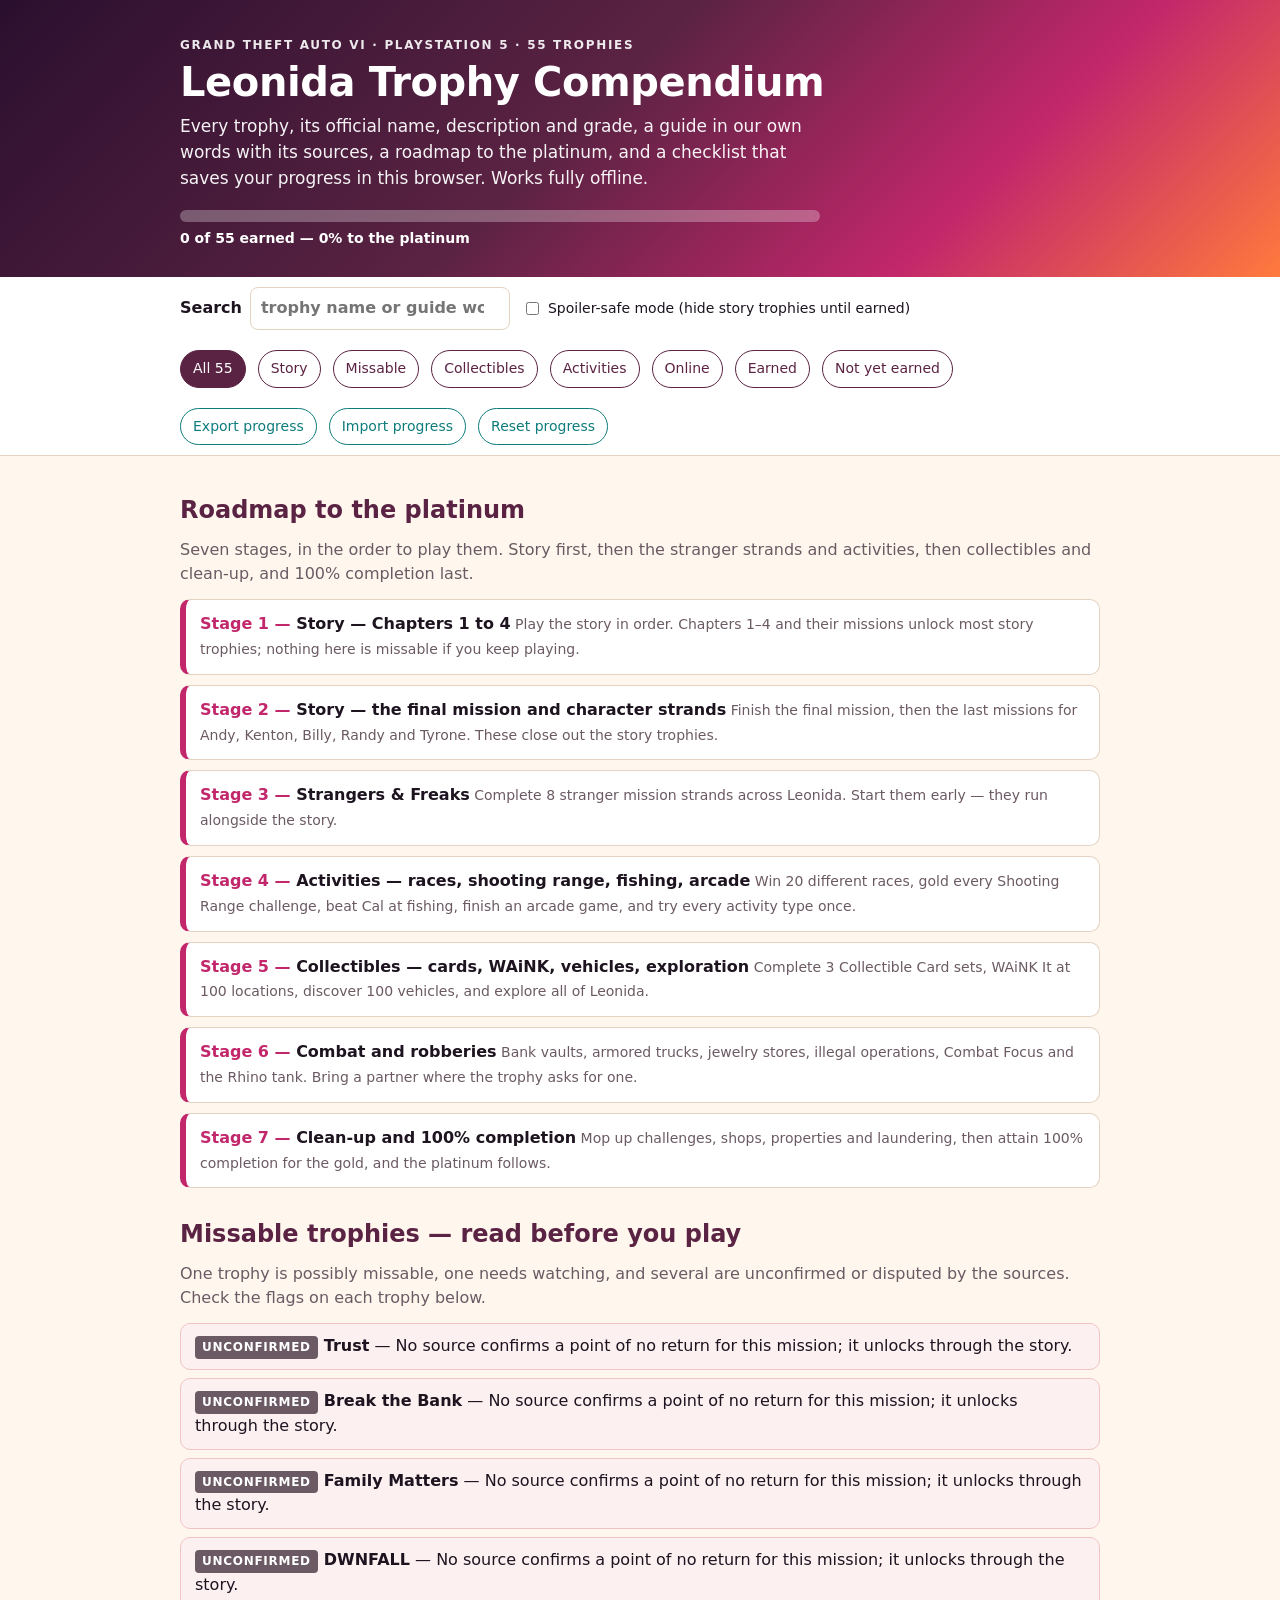
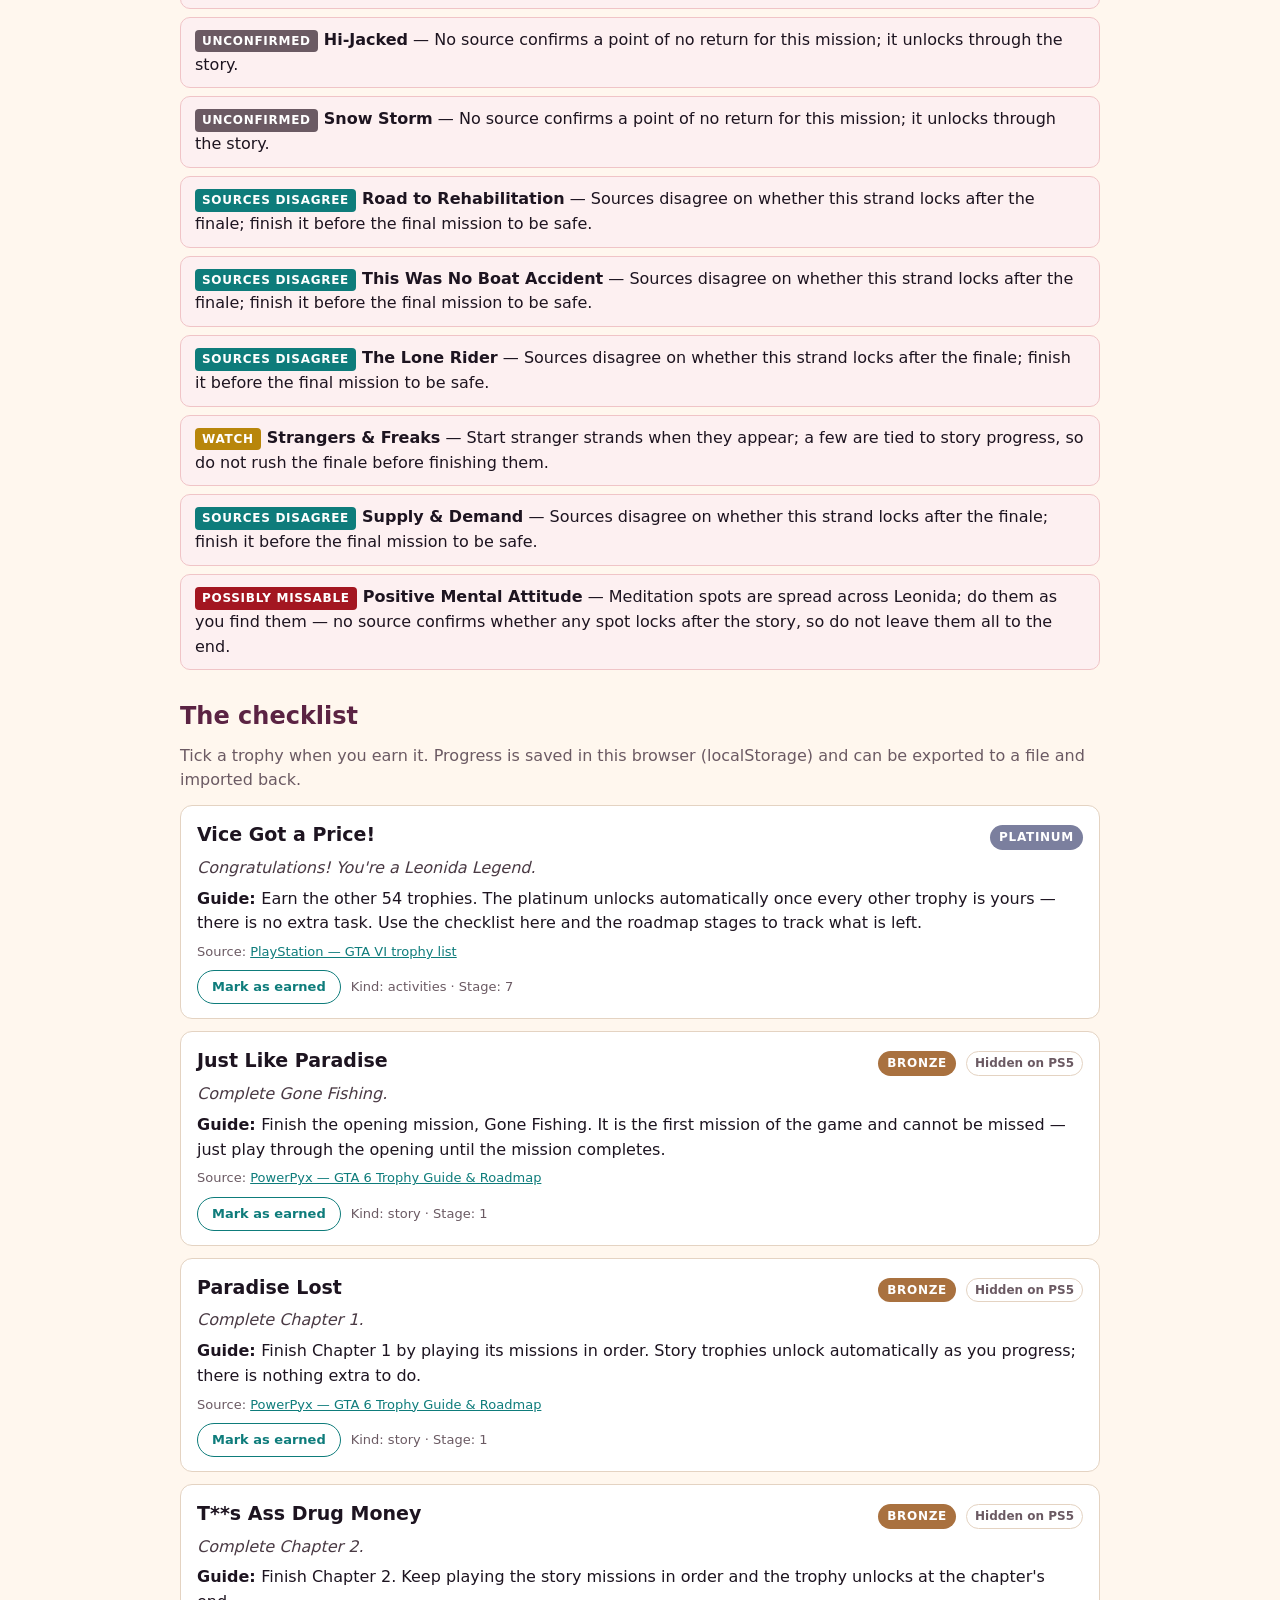
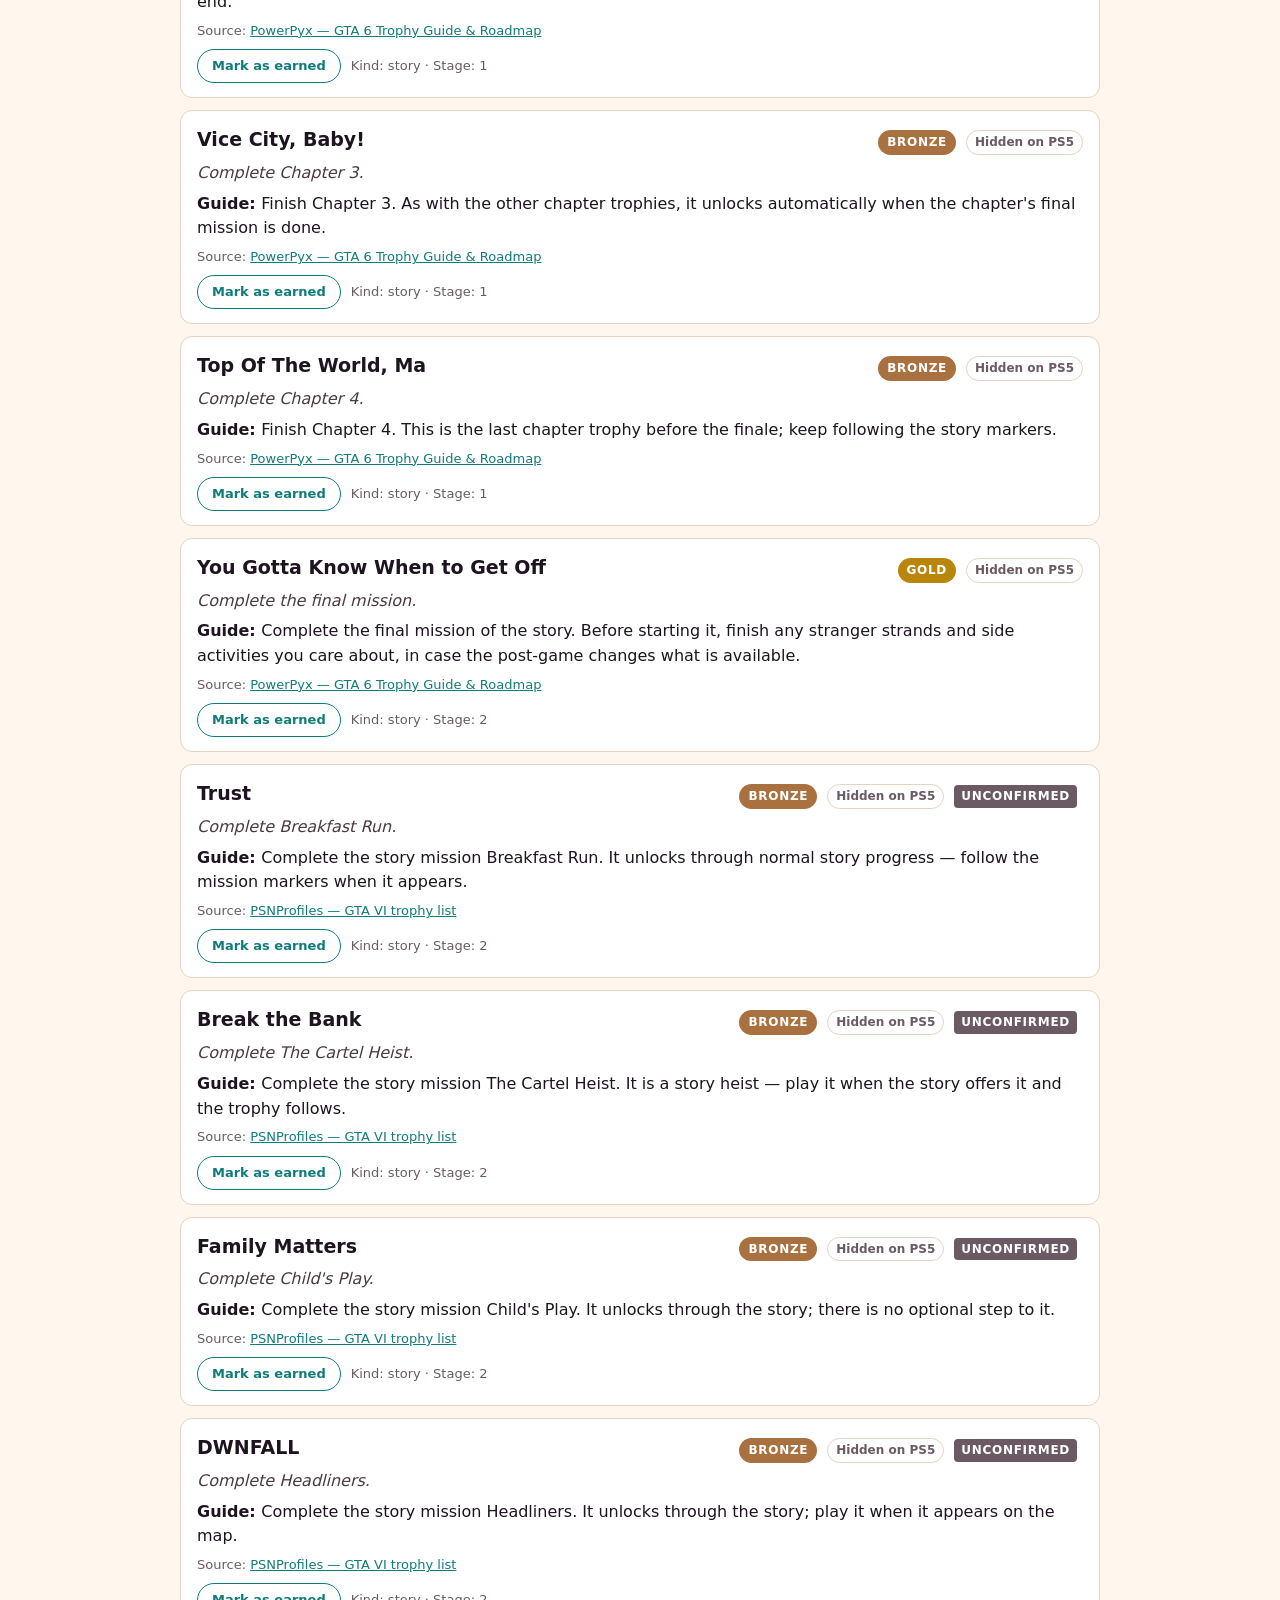
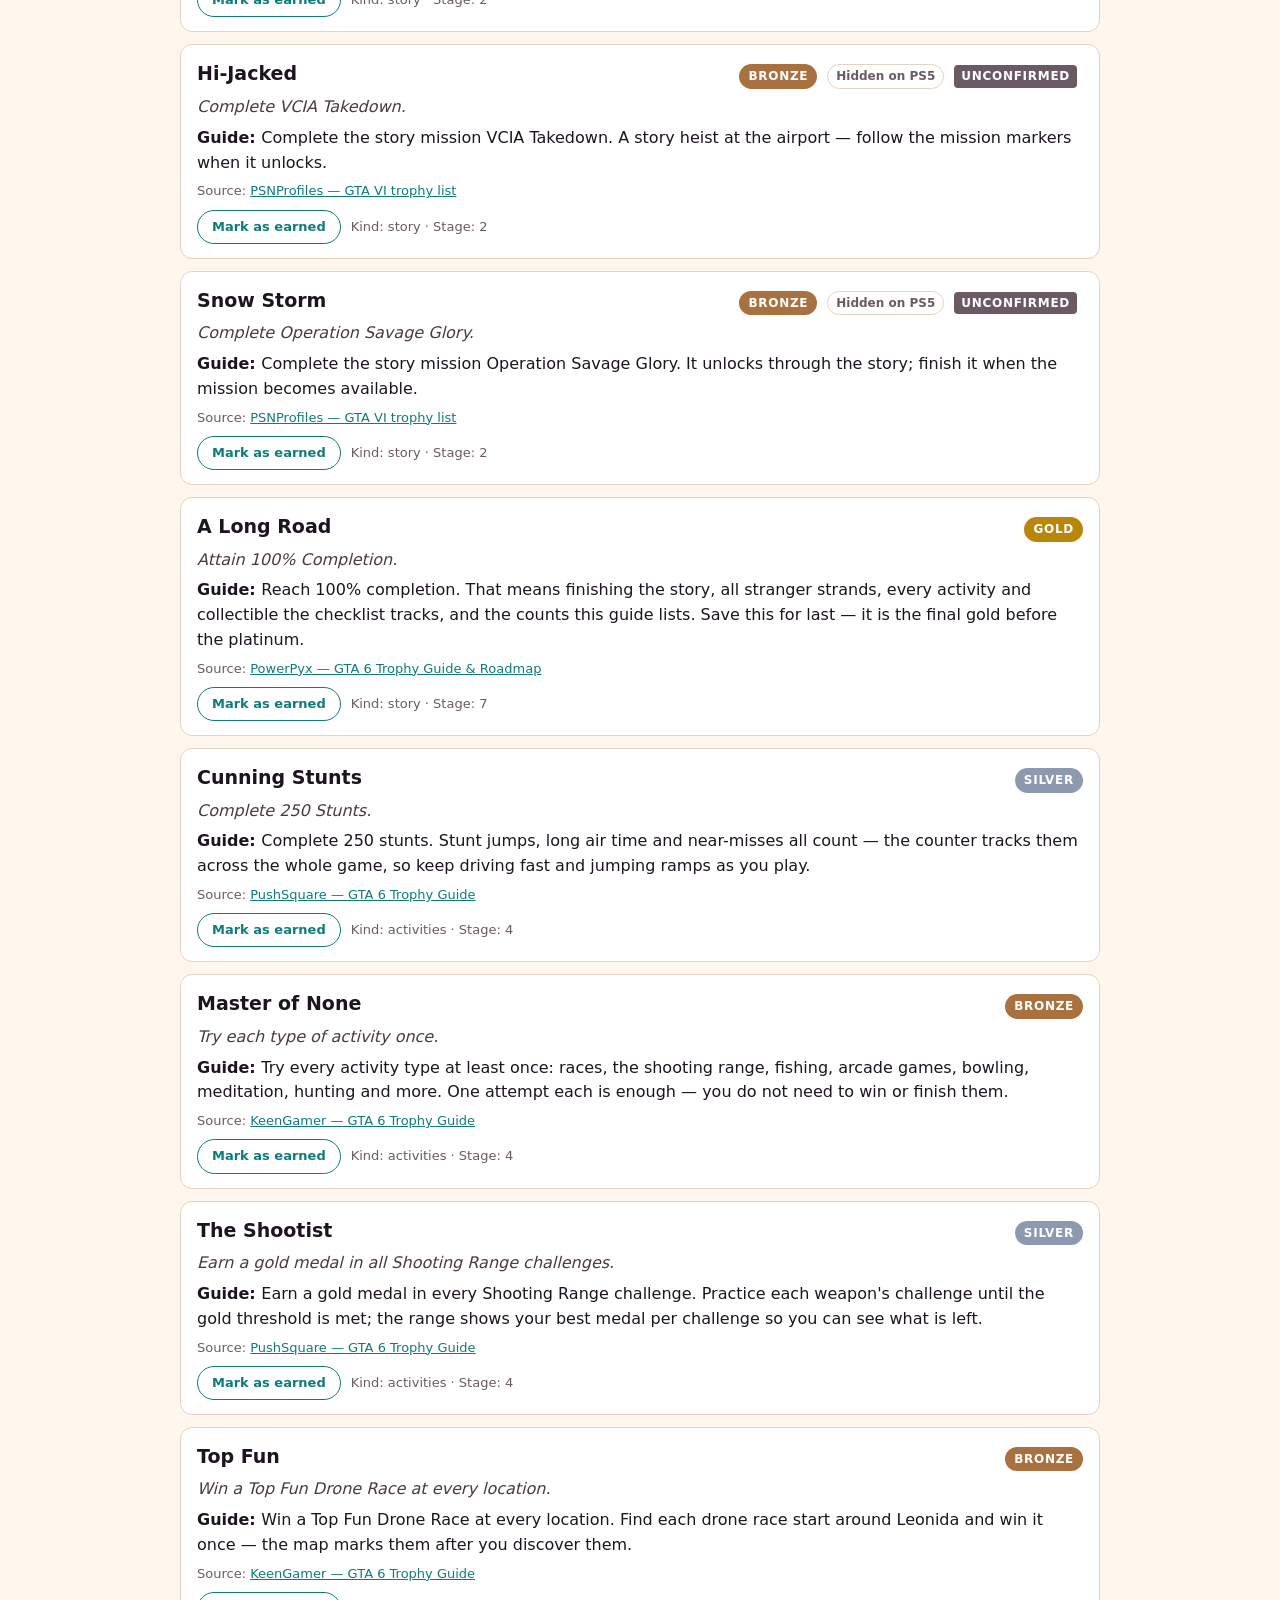
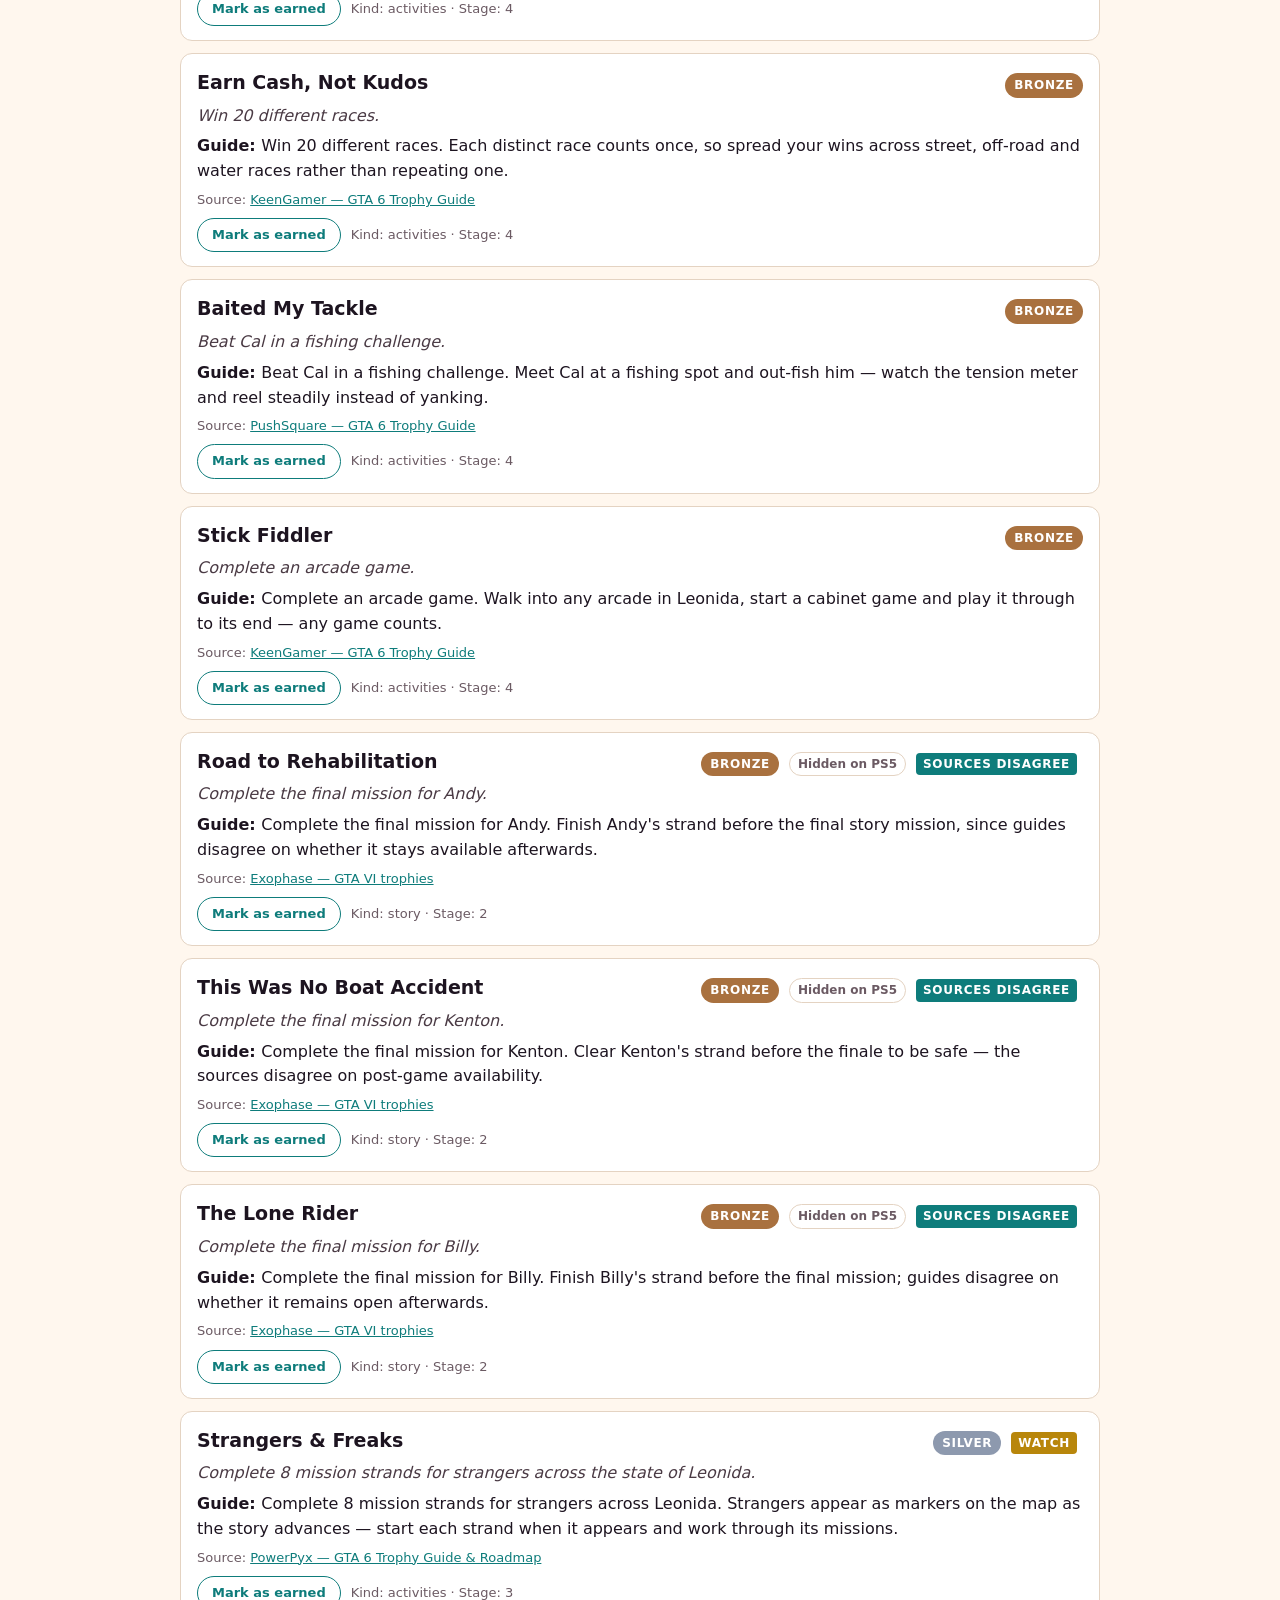
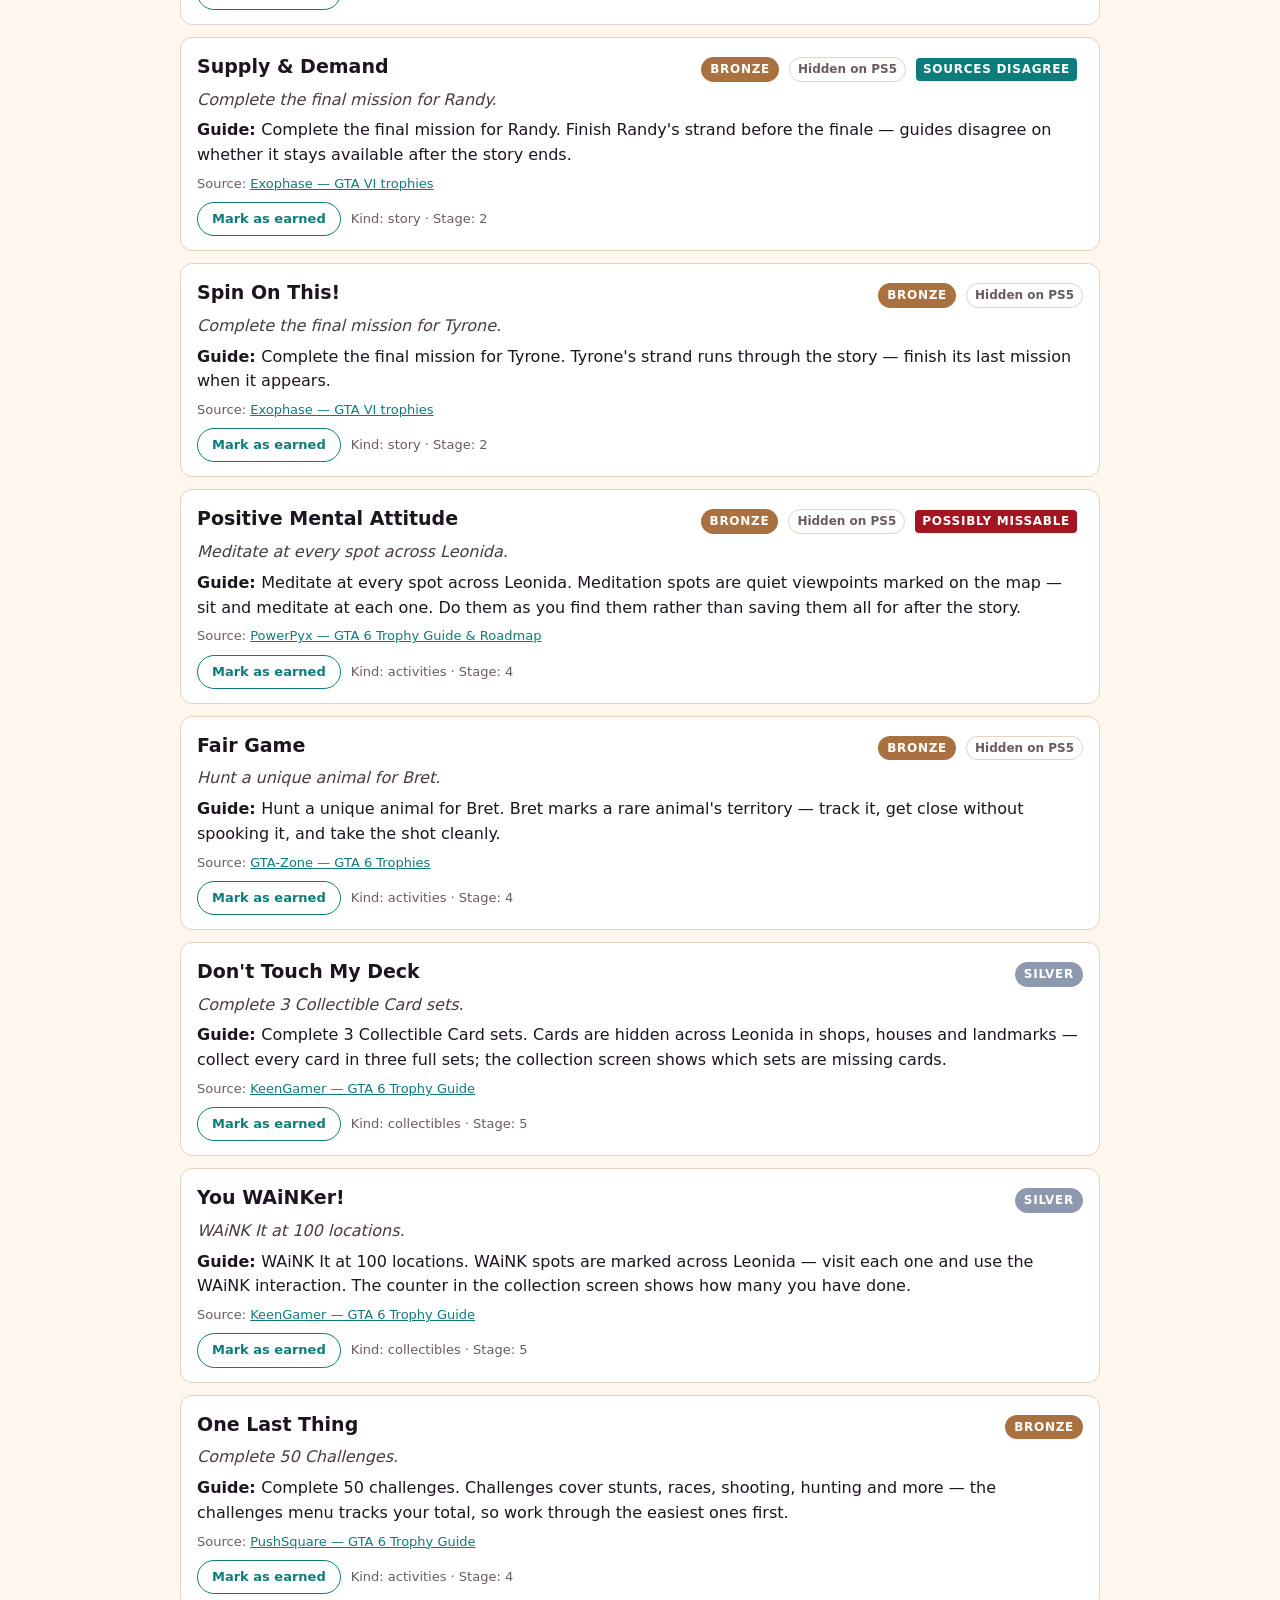
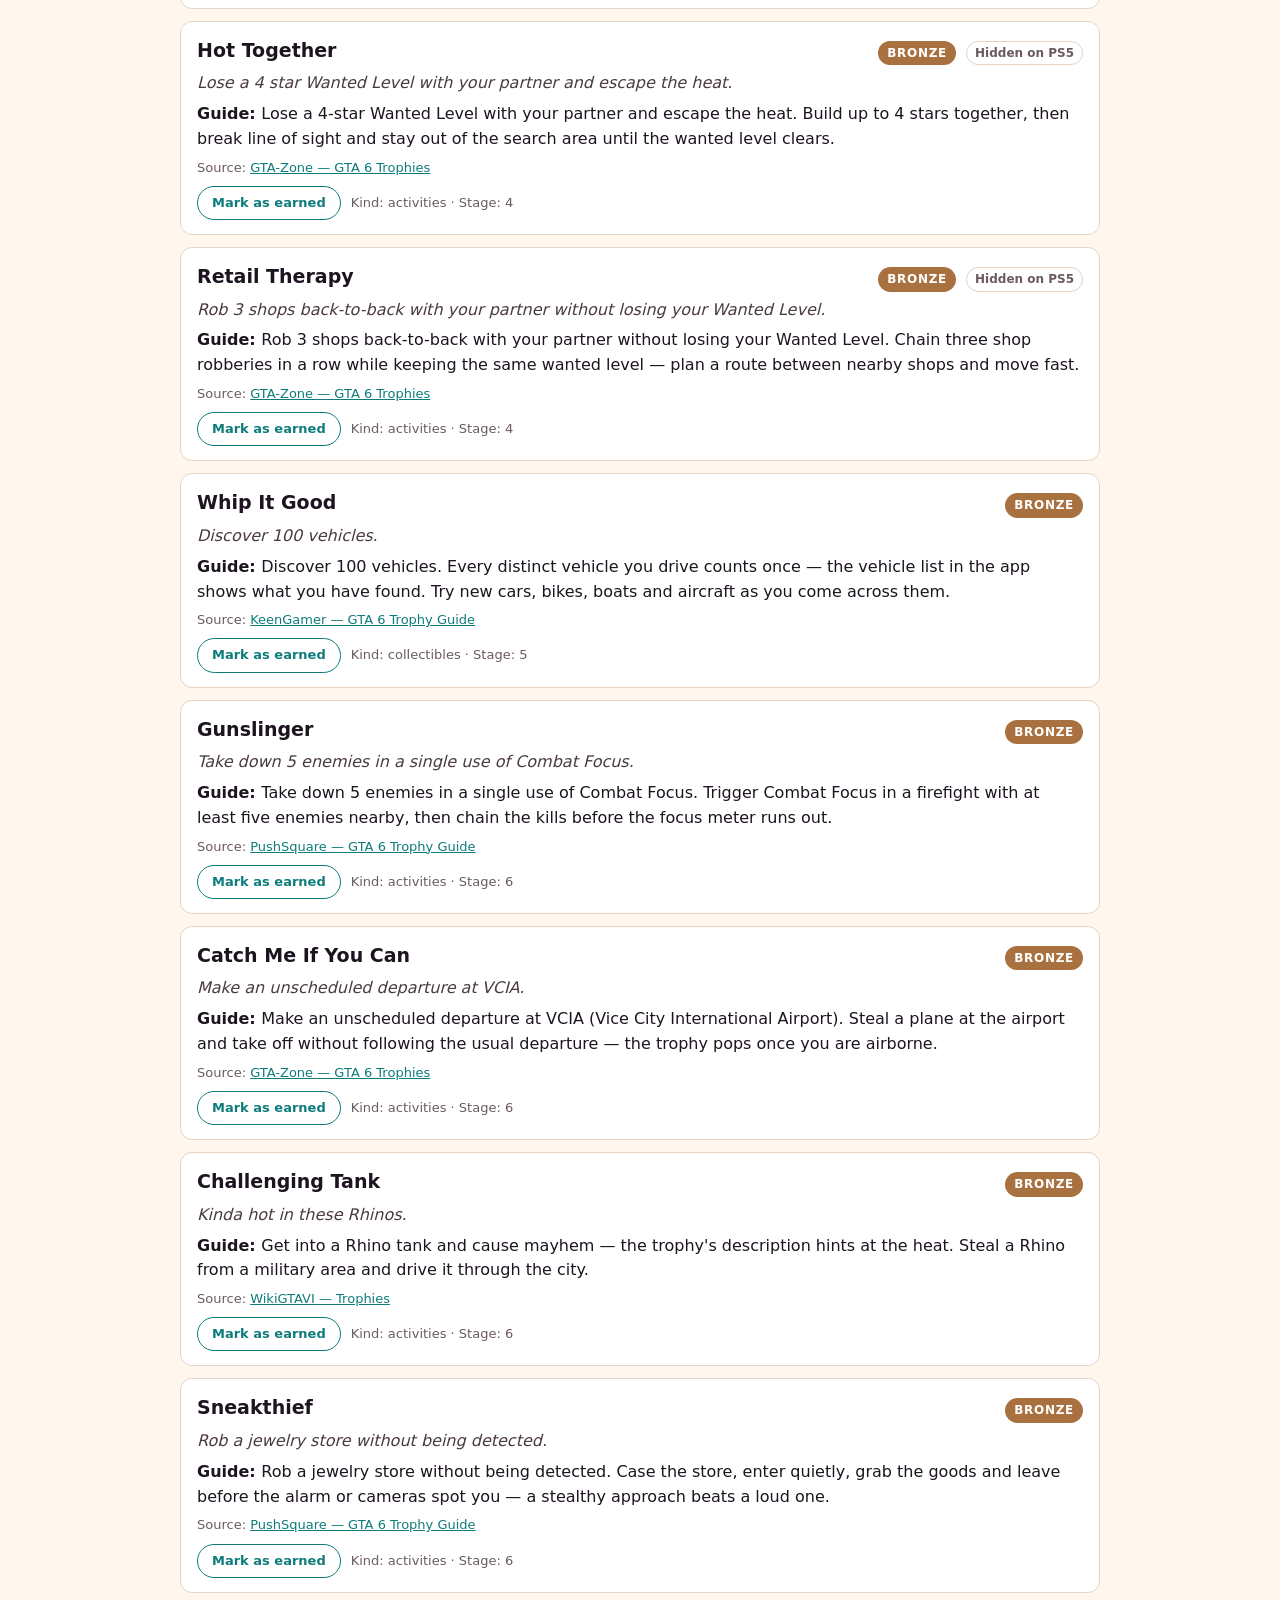
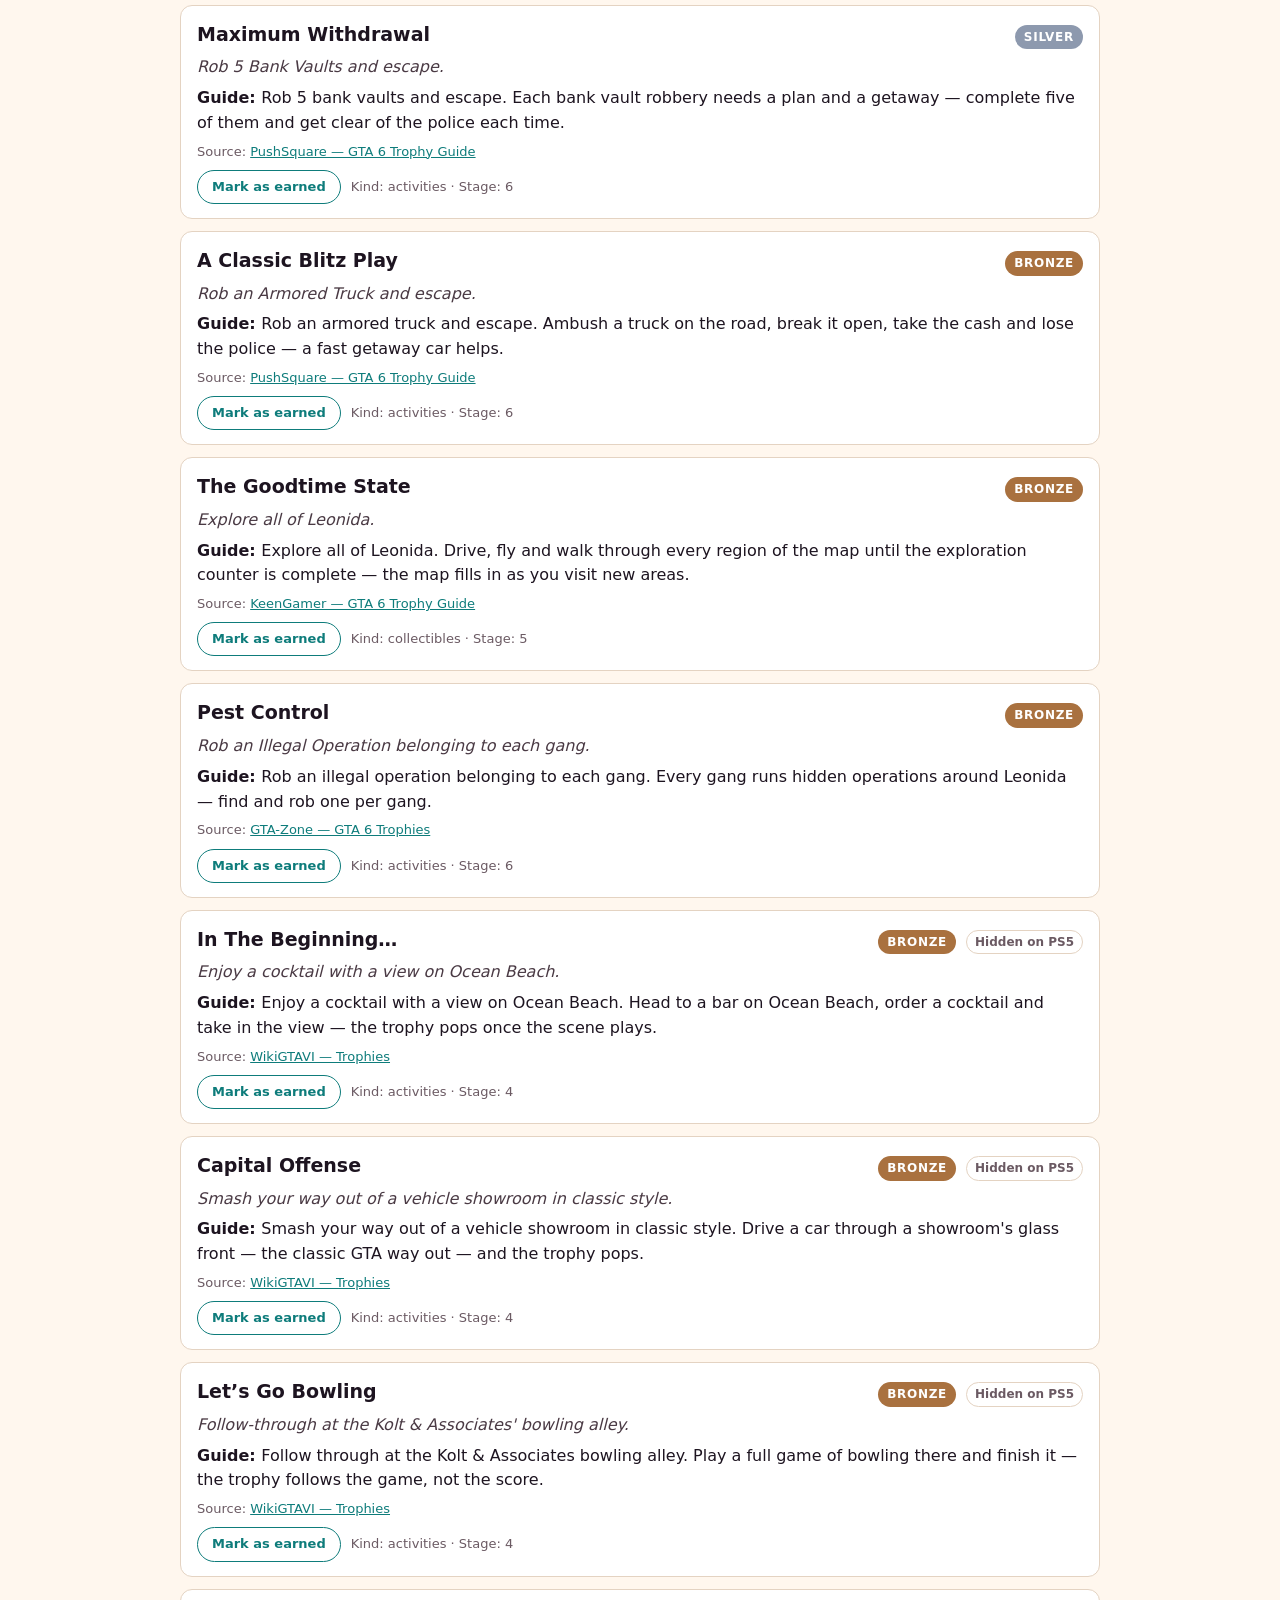
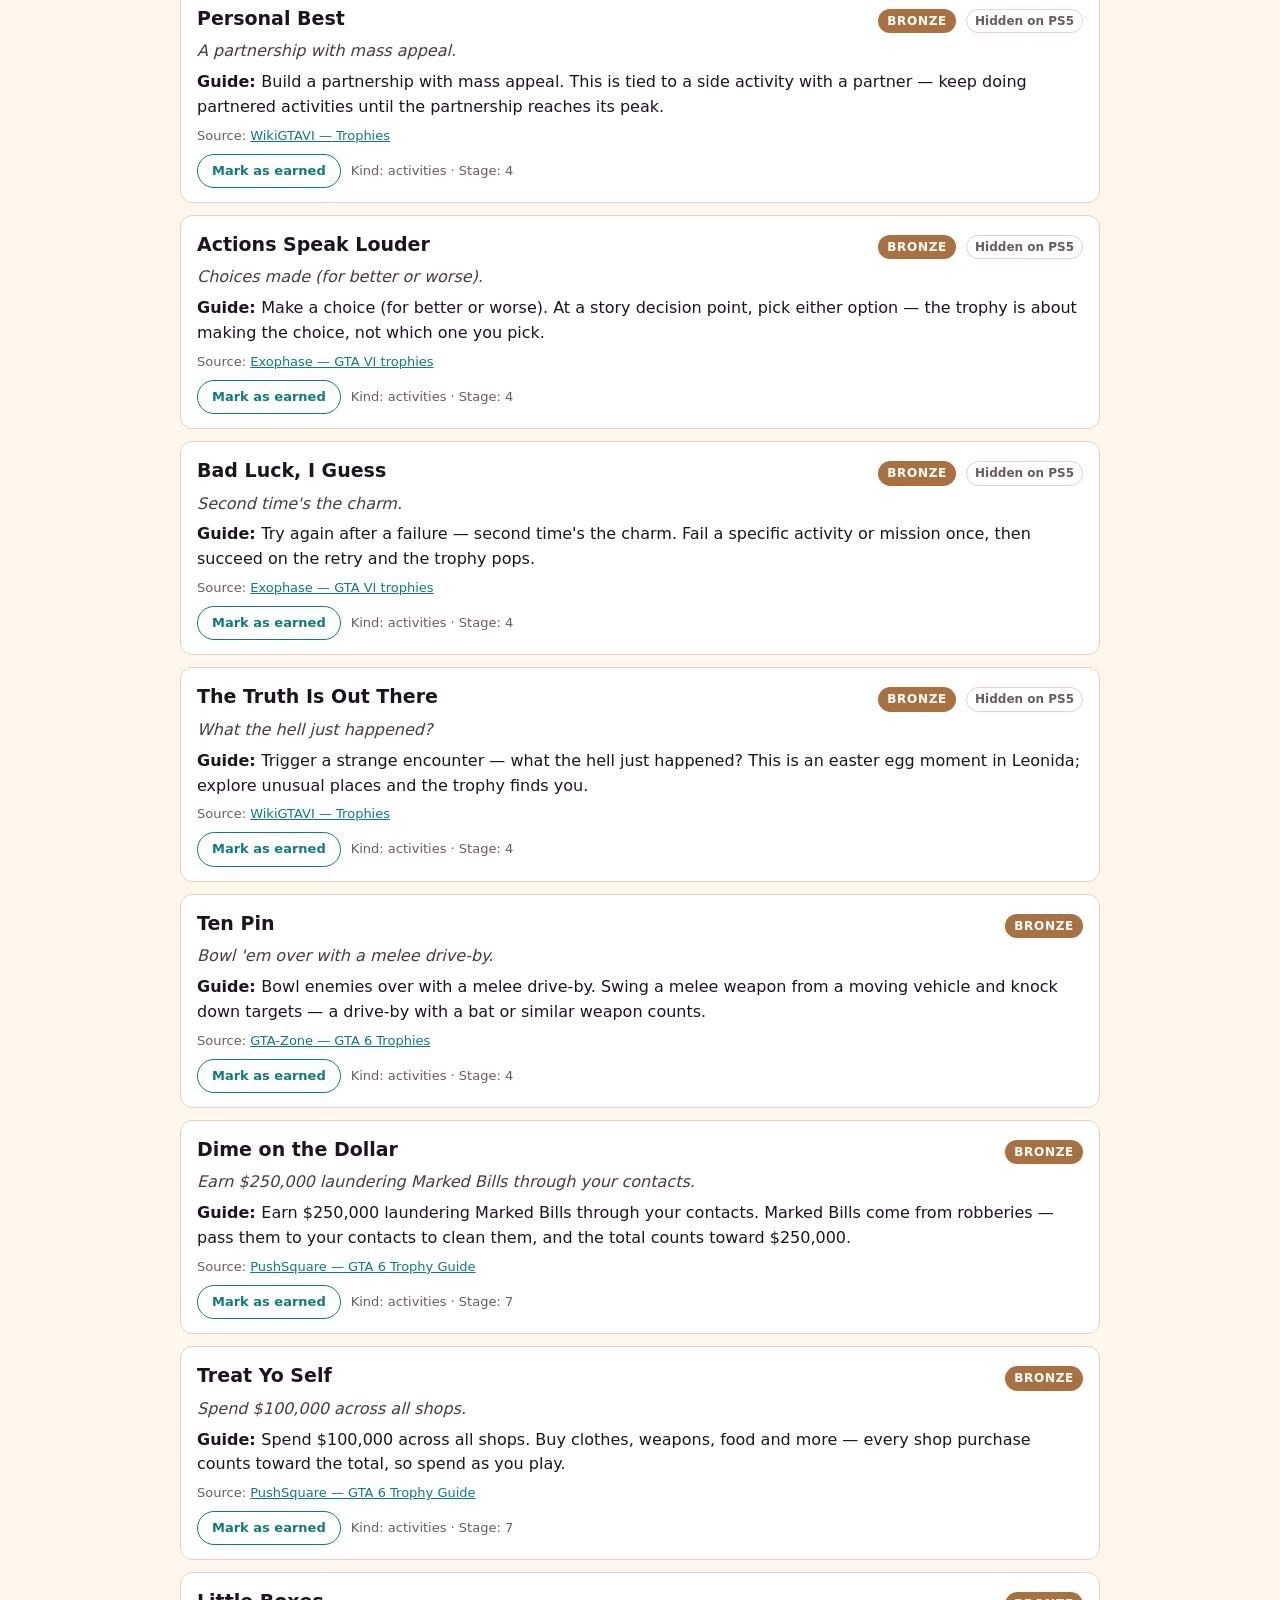
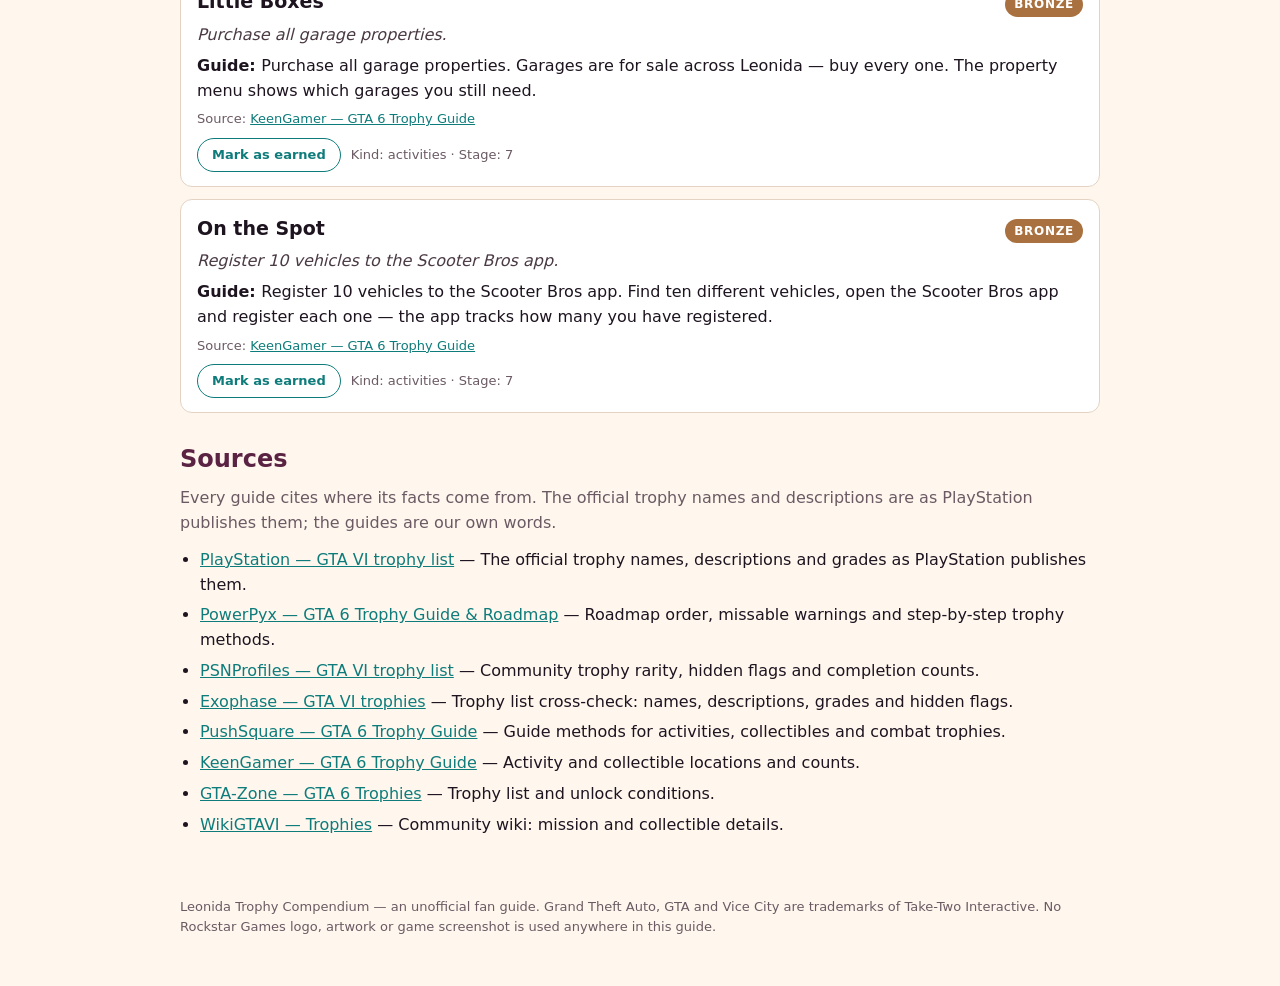
<file: app/index.html>
<!doctype html>
<html lang="en">
<head>
<meta charset="utf-8">
<meta name="viewport" content="width=device-width, initial-scale=1">
<title>Leonida Trophy Compendium — GTA VI Trophy Guide &amp; Tracker</title>
<link rel="stylesheet" href="style.css">
</head>
<body>
<header class="masthead">
  <div class="masthead-inner">
    <p class="kicker">GRAND THEFT AUTO VI &middot; PLAYSTATION 5 &middot; 55 TROPHIES</p>
    <h1>Leonida Trophy Compendium</h1>
    <p class="lede">Every trophy, its official name, description and grade, a guide in our own
    words with its sources, a roadmap to the platinum, and a checklist that saves
    your progress in this browser. Works fully offline.</p>
    <div class="progress" id="progress">
      <div class="progress-bar"><div class="progress-fill" id="progressFill"></div></div>
      <p class="progress-text" id="progressText">0 of 55 earned</p>
    </div>
  </div>
</header>

<nav class="toolbar" aria-label="Guide controls">
  <div class="toolbar-row">
    <label class="search">Search <input id="search" type="search" placeholder="trophy name or guide word&hellip;" autocomplete="off"></label>
    <label class="check"><input type="checkbox" id="spoiler"> Spoiler-safe mode (hide story trophies until earned)</label>
  </div>
  <div class="toolbar-row filters" id="filters" role="group" aria-label="Filter by kind">
    <button data-filter="all" class="active">All 55</button>
    <button data-filter="story">Story</button>
    <button data-filter="missable">Missable</button>
    <button data-filter="collectibles">Collectibles</button>
    <button data-filter="activities">Activities</button>
    <button data-filter="online">Online</button>
    <button data-filter="earned">Earned</button>
    <button data-filter="todo">Not yet earned</button>
  </div>
  <div class="toolbar-row actions">
    <button id="exportBtn" type="button">Export progress</button>
    <button id="importBtn" type="button">Import progress</button>
    <input type="file" id="importFile" accept="application/json,.json" hidden>
    <button id="resetBtn" type="button">Reset progress</button>
  </div>
</nav>

<main>
  <section class="roadmap" id="roadmap" aria-labelledby="roadmapTitle">
    <h2 id="roadmapTitle">Roadmap to the platinum</h2>
    <p class="roadmap-intro">Seven stages, in the order to play them. Story first, then the stranger
    strands and activities, then collectibles and clean-up, and 100% completion last.</p>
    <ol class="roadmap-list" id="roadmapList"></ol>
  </section>

  <section class="missables" id="missables" aria-labelledby="missableTitle">
    <h2 id="missableTitle">Missable trophies &mdash; read before you play</h2>
    <p class="missable-intro">One trophy is possibly missable, one needs watching, and several are
    unconfirmed or disputed by the sources. Check the flags on each trophy below.</p>
    <ul class="missable-list" id="missableList"></ul>
  </section>

  <section class="checklist" aria-labelledby="listTitle">
    <h2 id="listTitle">The checklist</h2>
    <p class="list-note">Tick a trophy when you earn it. Progress is saved in this browser
    (localStorage) and can be exported to a file and imported back.</p>
    <div id="trophyList"></div>
  </section>

  <section class="sources" aria-labelledby="sourcesTitle">
    <h2 id="sourcesTitle">Sources</h2>
    <p class="sources-intro">Every guide cites where its facts come from. The official trophy names
    and descriptions are as PlayStation publishes them; the guides are our own words.</p>
    <ul class="source-list" id="sourceList"></ul>
  </section>
</main>

<footer>
  <p>Leonida Trophy Compendium &mdash; an unofficial fan guide. Grand Theft Auto, GTA and
  Vice City are trademarks of Take-Two Interactive. No Rockstar Games logo, artwork
  or game screenshot is used anywhere in this guide.</p>
</footer>

<script type="module" src="app.js"></script>
</body>
</html>
</file>
<file: app/style.css>
/* Leonida Trophy Compendium — a Vice City sunset palette, built for legibility. */
:root {
  --ink: #1d1420;
  --paper: #fff7ee;
  --card: #ffffff;
  --line: #e4d3c2;
  --plum: #5b2343;
  --magenta: #c2276b;
  --teal: #0e7c7b;
  --gold: #b8860b;
  --muted: #6b5a63;
  --flag: #a31621;
}
* { box-sizing: border-box; }
body {
  margin: 0;
  background: var(--paper);
  color: var(--ink);
  font: 16px/1.55 system-ui, -apple-system, "Segoe UI", Roboto, sans-serif;
}
.masthead {
  background: linear-gradient(135deg, #2b0f2e 0%, #5b2343 45%, #c2276b 75%, #ff7a3d 100%);
  color: #fff;
}
.masthead-inner { max-width: 960px; margin: 0 auto; padding: 36px 20px 28px; }
.kicker { margin: 0 0 6px; letter-spacing: .14em; font-size: 12px; font-weight: 700; opacity: .9; }
.masthead h1 { margin: 0 0 10px; font-size: 40px; line-height: 1.05; letter-spacing: -.01em; }
.lede { margin: 0; max-width: 640px; font-size: 17px; opacity: .95; }
.progress { margin-top: 18px; max-width: 640px; }
.progress-bar { height: 12px; border-radius: 999px; background: rgba(255,255,255,.28); overflow: hidden; }
.progress-fill { height: 100%; width: 0%; background: #ffd166; border-radius: 999px; transition: width .25s ease; }
.progress-text { margin: 6px 0 0; font-size: 14px; font-weight: 600; }
.toolbar {
  position: sticky; top: 0; z-index: 10;
  background: #fff; border-bottom: 1px solid var(--line);
}
.toolbar-row { max-width: 960px; margin: 0 auto; padding: 10px 20px; display: flex; gap: 12px; flex-wrap: wrap; align-items: center; }
.search { display: flex; gap: 8px; align-items: center; font-weight: 600; }
.search input { padding: 8px 10px; border: 1px solid var(--line); border-radius: 8px; font: inherit; min-width: 260px; }
.check { display: flex; gap: 6px; align-items: center; font-size: 14px; }
.filters button, .actions button {
  padding: 7px 12px; border: 1px solid var(--plum); border-radius: 999px;
  background: #fff; color: var(--plum); font: inherit; font-size: 14px; cursor: pointer;
}
.filters button.active { background: var(--plum); color: #fff; }
.actions button { border-color: var(--teal); color: var(--teal); }
.actions button:hover { background: #e6f4f3; }
main { max-width: 960px; margin: 0 auto; padding: 8px 20px 40px; }
section { margin-top: 28px; }
h2 { font-size: 24px; margin: 0 0 8px; color: var(--plum); }
.roadmap-intro, .missable-intro, .list-note, .sources-intro { margin: 0 0 12px; color: var(--muted); }
.roadmap-list { counter-reset: stage; list-style: none; margin: 0; padding: 0; display: grid; gap: 10px; }
.roadmap-list li {
  counter-increment: stage; background: var(--card); border: 1px solid var(--line);
  border-left: 6px solid var(--magenta); border-radius: 10px; padding: 12px 14px;
}
.roadmap-list li::before {
  content: "Stage " counter(stage) " — "; font-weight: 800; color: var(--magenta);
}
.roadmap-list .stage-name { font-weight: 800; }
.roadmap-list .stage-detail { color: var(--muted); font-size: 14px; }
.missable-list { list-style: none; margin: 0; padding: 0; display: grid; gap: 8px; }
.missable-list li {
  background: #fdf0f1; border: 1px solid #f0c4c7; border-radius: 10px; padding: 10px 14px;
}
.flag { display: inline-block; font-size: 12px; font-weight: 800; text-transform: uppercase; letter-spacing: .06em; color: #fff; background: var(--flag); border-radius: 4px; padding: 2px 7px; margin-right: 6px; }
.flag.watch { background: #b8860b; }
.flag.unconfirmed { background: #6b5a63; }
.flag.disputed { background: #0e7c7b; }
.trophy {
  background: var(--card); border: 1px solid var(--line); border-radius: 12px;
  padding: 14px 16px; margin: 0 0 12px;
}
.trophy.earned { border-color: var(--teal); background: #f2faf9; }
.trophy-head { display: flex; gap: 10px; align-items: baseline; flex-wrap: wrap; }
.trophy-head h3 { margin: 0; font-size: 19px; flex: 1; min-width: 200px; }
.grade {
  font-size: 12px; font-weight: 800; text-transform: uppercase; letter-spacing: .06em;
  border-radius: 999px; padding: 3px 9px; color: #fff; background: #8a6d3b;
}
.grade.platinum { background: #7b7f9e; }
.grade.gold { background: var(--gold); }
.grade.silver { background: #8d99ae; }
.grade.bronze { background: #a9713f; }
.hidden-tag { font-size: 12px; font-weight: 700; color: var(--muted); border: 1px solid var(--line); border-radius: 999px; padding: 2px 8px; }
.trophy-desc { margin: 6px 0; font-style: italic; color: #4a3a44; }
.trophy-guide { margin: 6px 0; }
.trophy-guide .label { font-weight: 800; }
.trophy-source { margin: 6px 0 0; font-size: 13px; color: var(--muted); }
.trophy-source a { color: var(--teal); }
.trophy-meta { margin-top: 8px; display: flex; gap: 10px; align-items: center; flex-wrap: wrap; font-size: 13px; color: var(--muted); }
.earn { font: inherit; cursor: pointer; padding: 6px 14px; border-radius: 999px; border: 1px solid var(--teal); background: #fff; color: var(--teal); font-weight: 700; }
.trophy.earned .earn { background: var(--teal); color: #fff; }
.spoiler-hidden .spoiler { filter: blur(6px); user-select: none; }
.source-list { margin: 0; padding-left: 20px; }
.source-list li { margin-bottom: 6px; }
.source-list a { color: var(--teal); }
footer { max-width: 960px; margin: 0 auto; padding: 0 20px 36px; color: var(--muted); font-size: 13px; }
.empty { color: var(--muted); font-style: italic; }
</file>
